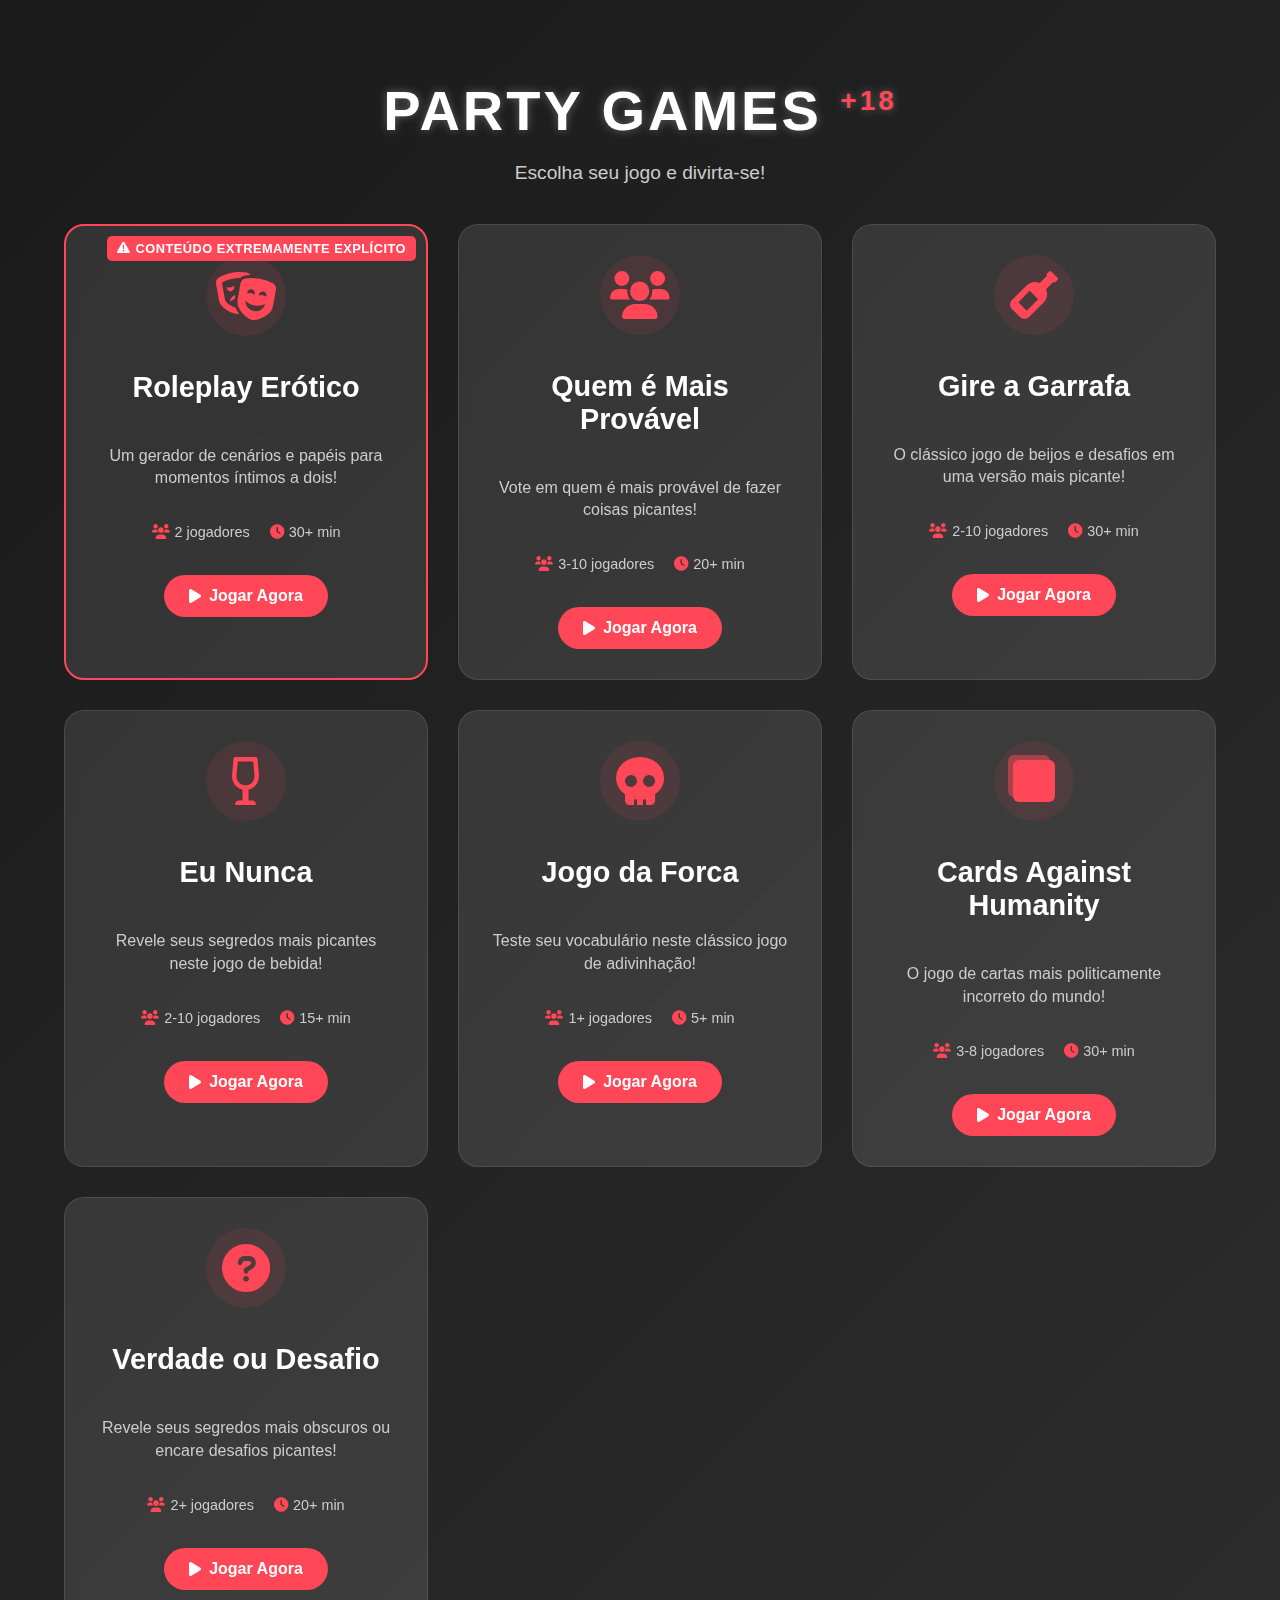
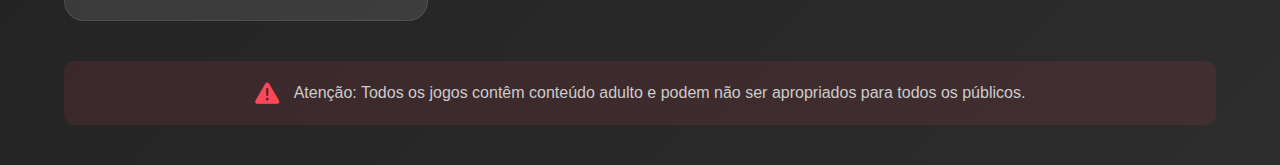
<file: index.html>
<!DOCTYPE html>
<html lang="pt-BR">
<head>
    <meta charset="UTF-8">
    <meta name="viewport" content="width=device-width, initial-scale=1.0">
    <title>Party Games +18</title>
    <link rel="icon" type="image/svg+xml" href="favicon.svg">
    <link rel="stylesheet" href="style.css">
    <link rel="stylesheet" href="https://cdnjs.cloudflare.com/ajax/libs/font-awesome/6.0.0/css/all.min.css">
</head>
<body>
    <div class="container">
        <h1>Party Games <span class="age-warning">+18</span></h1>
        <p class="subtitle">Escolha seu jogo e divirta-se!</p>

        <div class="games-grid">
            <a href="games/roleplay/index.html" class="game-card explicit-warning">
                <div class="game-icon">
                    <i class="fas fa-theater-masks"></i>
                </div>
                <div class="content-warning">
                    <i class="fas fa-exclamation-triangle"></i>
                    Conteúdo Extremamente Explícito
                </div>
                <h2>Roleplay Erótico</h2>
                <p>Um gerador de cenários e papéis para momentos íntimos a dois!</p>
                <div class="game-features">
                    <span><i class="fas fa-users"></i> 2 jogadores</span>
                    <span><i class="fas fa-clock"></i> 30+ min</span>
                </div>
                <span class="play-button">
                    <i class="fas fa-play"></i> Jogar Agora
                </span>
            </a>

            <a href="games/most-likely/index.html" class="game-card">
                <div class="game-icon">
                    <i class="fas fa-users"></i>
                </div>
                <h2>Quem é Mais Provável</h2>
                <p>Vote em quem é mais provável de fazer coisas picantes!</p>
                <div class="game-features">
                    <span><i class="fas fa-users"></i> 3-10 jogadores</span>
                    <span><i class="fas fa-clock"></i> 20+ min</span>
                </div>
                <span class="play-button">
                    <i class="fas fa-play"></i> Jogar Agora
                </span>
            </a>

            <a href="games/spin-bottle/index.html" class="game-card">
                <div class="game-icon">
                    <i class="fas fa-wine-bottle"></i>
                </div>
                <h2>Gire a Garrafa</h2>
                <p>O clássico jogo de beijos e desafios em uma versão mais picante!</p>
                <div class="game-features">
                    <span><i class="fas fa-users"></i> 2-10 jogadores</span>
                    <span><i class="fas fa-clock"></i> 30+ min</span>
                </div>
                <span class="play-button">
                    <i class="fas fa-play"></i> Jogar Agora
                </span>
            </a>

            <a href="games/never-have-i-ever/index.html" class="game-card">
                <div class="game-icon">
                    <i class="fas fa-wine-glass-alt"></i>
                </div>
                <h2>Eu Nunca</h2>
                <p>Revele seus segredos mais picantes neste jogo de bebida!</p>
                <div class="game-features">
                    <span><i class="fas fa-users"></i> 2-10 jogadores</span>
                    <span><i class="fas fa-clock"></i> 15+ min</span>
                </div>
                <span class="play-button">
                    <i class="fas fa-play"></i> Jogar Agora
                </span>
            </a>

            <a href="games/hangman/index.html" class="game-card">
                <div class="game-icon">
                    <i class="fas fa-skull"></i>
                </div>
                <h2>Jogo da Forca</h2>
                <p>Teste seu vocabulário neste clássico jogo de adivinhação!</p>
                <div class="game-features">
                    <span><i class="fas fa-users"></i> 1+ jogadores</span>
                    <span><i class="fas fa-clock"></i> 5+ min</span>
                </div>
                <span class="play-button">
                    <i class="fas fa-play"></i> Jogar Agora
                </span>
            </a>

            <a href="games/cards-against-humanity/index.html" class="game-card">
                <div class="game-icon cards-stack">
                    <i class="fas fa-square back-card"></i>
                    <i class="fas fa-square front-card"></i>
                </div>
                <h2>Cards Against Humanity</h2>
                <p>O jogo de cartas mais politicamente incorreto do mundo!</p>
                <div class="game-features">
                    <span><i class="fas fa-users"></i> 3-8 jogadores</span>
                    <span><i class="fas fa-clock"></i> 30+ min</span>
                </div>
                <span class="play-button">
                    <i class="fas fa-play"></i> Jogar Agora
                </span>
            </a>

            <a href="games/truth-or-dare/index.html" class="game-card">
                <div class="game-icon">
                    <i class="fas fa-question-circle"></i>
                </div>
                <h2>Verdade ou Desafio</h2>
                <p>Revele seus segredos mais obscuros ou encare desafios picantes!</p>
                <div class="game-features">
                    <span><i class="fas fa-users"></i> 2+ jogadores</span>
                    <span><i class="fas fa-clock"></i> 20+ min</span>
                </div>
                <span class="play-button">
                    <i class="fas fa-play"></i> Jogar Agora
                </span>
            </a>
        </div>

        <div class="warning">
            <i class="fas fa-exclamation-triangle"></i>
            <p>Atenção: Todos os jogos contêm conteúdo adulto e podem não ser apropriados para todos os públicos.</p>
        </div>
    </div>
</body>
</html>
</file>
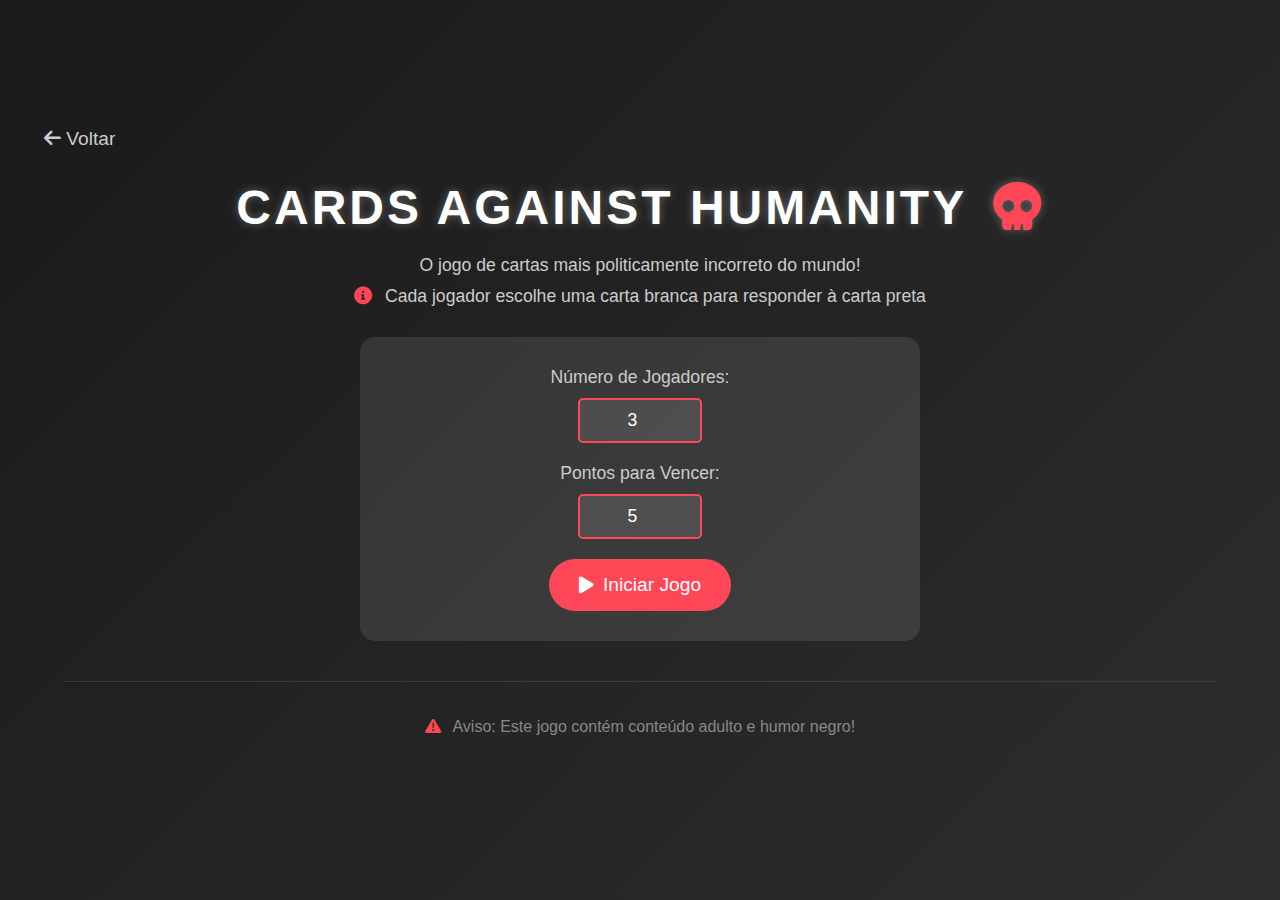
<file: games/cards-against-humanity/index.html>
<!DOCTYPE html>
<html lang="pt-BR">
<head>
    <meta charset="UTF-8">
    <meta name="viewport" content="width=device-width, initial-scale=1.0">
    <title>Cards Against Humanity BR</title>
    <link rel="stylesheet" href="style.css">
    <link rel="stylesheet" href="https://cdnjs.cloudflare.com/ajax/libs/font-awesome/6.0.0/css/all.min.css">
</head>
<body>
    <div class="container">
        <a href="../../index.html" class="back-button">
            <i class="fas fa-arrow-left"></i> Voltar
        </a>

        <h1>Cards Against Humanity <i class="fas fa-skull"></i></h1>

        <!-- Tela de Setup -->
        <div id="setup-screen">
            <div class="game-info">
                <p>O jogo de cartas mais politicamente incorreto do mundo!</p>
                <p><i class="fas fa-info-circle"></i> Cada jogador escolhe uma carta branca para responder à carta preta</p>
            </div>
            <div class="setup-controls">
                <div class="input-group">
                    <label for="num-players">Número de Jogadores:</label>
                    <input type="number" id="num-players" min="3" max="8" value="3">
                </div>
                <div class="input-group">
                    <label for="points-to-win">Pontos para Vencer:</label>
                    <input type="number" id="points-to-win" min="3" max="10" value="5">
                </div>
                <button id="start-game" class="primary-button">
                    <i class="fas fa-play"></i> Iniciar Jogo
                </button>
            </div>
        </div>

        <!-- Tela do Jogo -->
        <div id="game-screen" class="hidden">
            <div class="game-status">
                <div class="round-info">Rodada <span id="current-round">1</span></div>
                <div class="current-player"></div>
            </div>

            <div class="scoreboard-container">
                <h3><i class="fas fa-trophy"></i> Placar</h3>
                <div class="scoreboard"></div>
            </div>

            <div id="game-board">
                <div class="black-card-container">
                    <h3>Carta da Rodada</h3>
                    <div id="black-card"></div>
                </div>

            <div class="white-cards-section">
                <h3><i class="fas fa-hand-paper"></i> Suas Cartas</h3>
                <div class="white-cards-container">
                    <div id="white-cards"></div>
                </div>
            </div>

            <div class="played-cards-section">
                <div id="played-cards" class="hidden">
                    <h3><i class="fas fa-layer-group"></i> Cartas Jogadas</h3>
                    <div class="played-cards-grid"></div>
                </div>
            </div>
            </div>

            <div class="game-controls">
                <button id="confirm-card" class="primary-button hidden">
                    <i class="fas fa-check"></i> Confirmar Carta
                </button>
                <button id="select-winner" class="primary-button hidden">
                    <i class="fas fa-crown"></i> Escolher Vencedor
                </button>
                <button id="next-round" class="primary-button hidden">
                    <i class="fas fa-arrow-right"></i> Próxima Rodada
                </button>
            </div>
        </div>

        <!-- Histórico -->
        <div id="game-history" class="hidden">
            <h3><i class="fas fa-history"></i> Últimas Jogadas</h3>
            <div class="history-list"></div>
        </div>

        <div class="footer">
            <p><i class="fas fa-exclamation-triangle"></i> Aviso: Este jogo contém conteúdo adulto e humor negro!</p>
        </div>
    </div>
    <script src="script.js"></script>
</body>
</html>
</file>
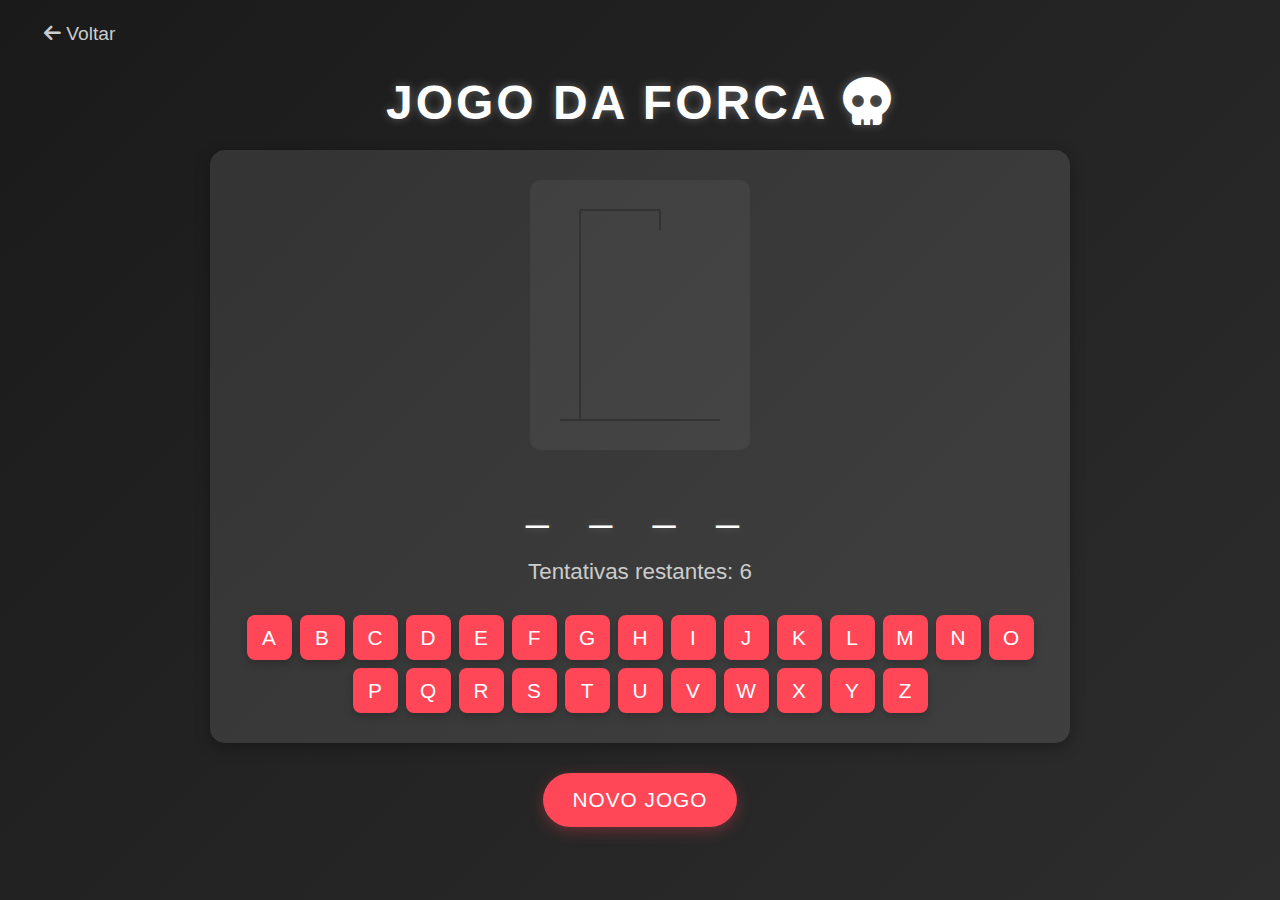
<file: games/hangman/index.html>
<!DOCTYPE html>
<html lang="pt-BR">
<head>
    <meta charset="UTF-8">
    <meta name="viewport" content="width=device-width, initial-scale=1.0">
    <title>Jogo da Forca</title>
    <link rel="stylesheet" href="style.css">
    <link rel="stylesheet" href="https://cdnjs.cloudflare.com/ajax/libs/font-awesome/6.0.0/css/all.min.css">
</head>
<body>
    <div class="container">
        <a href="../../index.html" class="back-button">
            <i class="fas fa-arrow-left"></i> Voltar
        </a>
        <h1>Jogo da Forca <i class="fas fa-skull"></i></h1>
        <div class="game-container">
            <div class="hangman">
                <canvas id="hangmanCanvas" width="200" height="250"></canvas>
            </div>
            <div class="word-container">
                <div id="word" class="word"></div>
                <div id="guesses" class="guesses"></div>
            </div>
            <div class="keyboard" id="keyboard"></div>
        </div>
        <div class="controls">
            <button id="newGame">Novo Jogo</button>
        </div>
        <div id="message" class="message"></div>
    </div>
    <script src="script.js"></script>
</body>
</html>
</file>
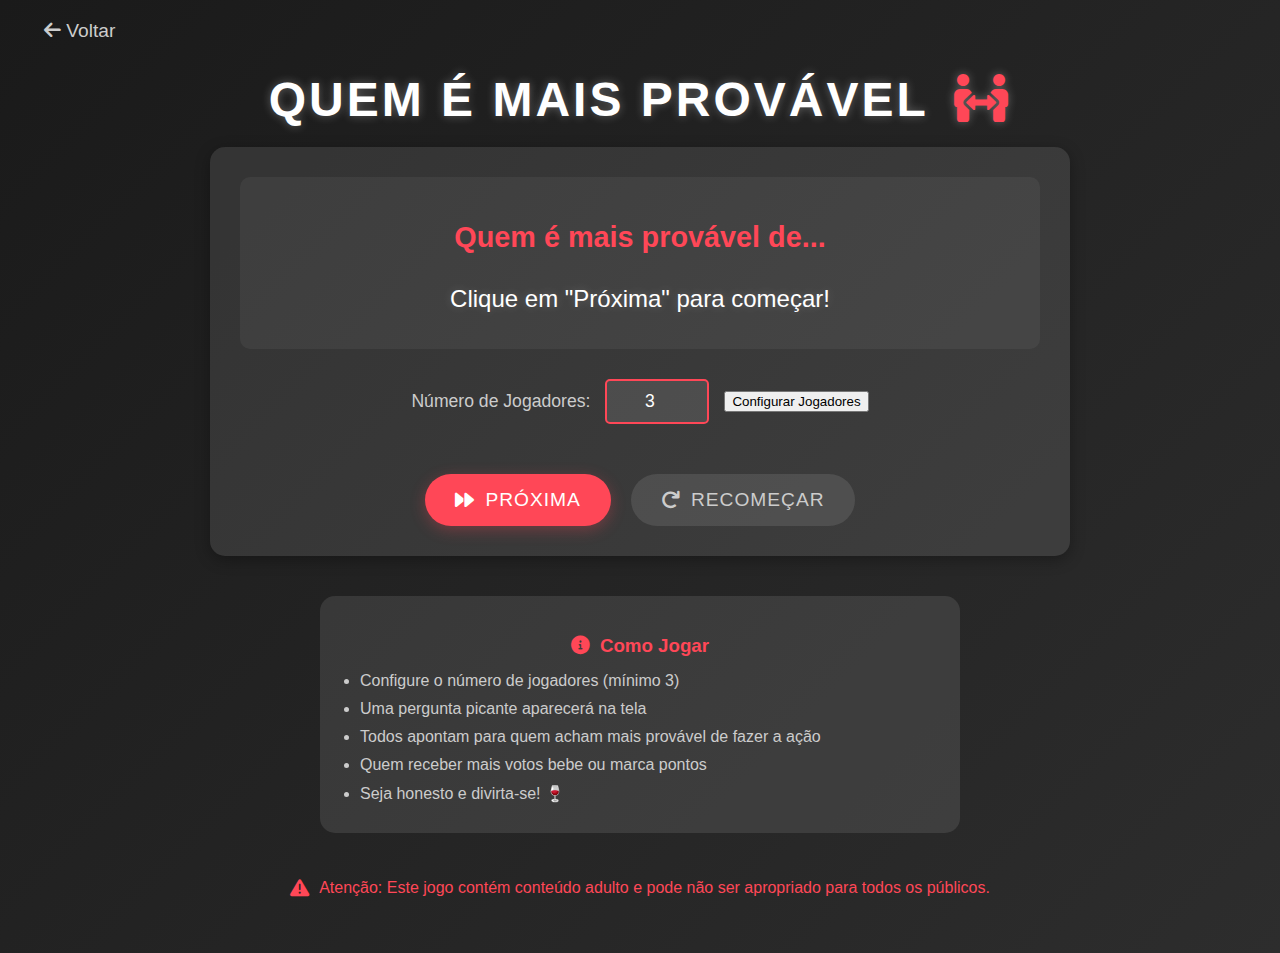
<file: games/most-likely/index.html>
<!DOCTYPE html>
<html lang="pt-BR">
<head>
    <meta charset="UTF-8">
    <meta name="viewport" content="width=device-width, initial-scale=1.0">
    <title>Quem é Mais Provável - Party Game +18</title>
    <link rel="stylesheet" href="style.css">
    <link rel="stylesheet" href="https://cdnjs.cloudflare.com/ajax/libs/font-awesome/6.0.0/css/all.min.css">
</head>
<body>
    <div class="container">
        <a href="../../index.html" class="back-button">
            <i class="fas fa-arrow-left"></i> Voltar
        </a>
        <h1>Quem é Mais Provável <i class="fas fa-people-arrows"></i></h1>
        
        <div class="game-container">
            <div class="question-container">
                <h2>Quem é mais provável de...</h2>
                <p id="question" class="question">Clique em "Próxima" para começar!</p>
            </div>

            <div class="players-container">
                <div class="player-setup">
                    <label for="numPlayers">Número de Jogadores:</label>
                    <input type="number" id="numPlayers" min="3" max="10" value="3" aria-label="Número de jogadores">
                    <button id="setupPlayers">Configurar Jogadores</button>
                </div>
                <div id="playersList" class="players-list"></div>
            </div>

            <div class="controls">
                <button id="nextQuestion" class="primary-button">
                    <i class="fas fa-forward"></i> Próxima
                </button>
                <button id="resetGame" class="secondary-button">
                    <i class="fas fa-redo"></i> Recomeçar
                </button>
            </div>
        </div>

        <div class="rules">
            <h3><i class="fas fa-info-circle"></i> Como Jogar</h3>
            <ul>
                <li>Configure o número de jogadores (mínimo 3)</li>
                <li>Uma pergunta picante aparecerá na tela</li>
                <li>Todos apontam para quem acham mais provável de fazer a ação</li>
                <li>Quem receber mais votos bebe ou marca pontos</li>
                <li>Seja honesto e divirta-se! 🍷</li>
            </ul>
        </div>

        <div class="warning">
            <i class="fas fa-exclamation-triangle"></i>
            <p>Atenção: Este jogo contém conteúdo adulto e pode não ser apropriado para todos os públicos.</p>
        </div>
    </div>
    <script src="script.js"></script>
</body>
</html>
</file>
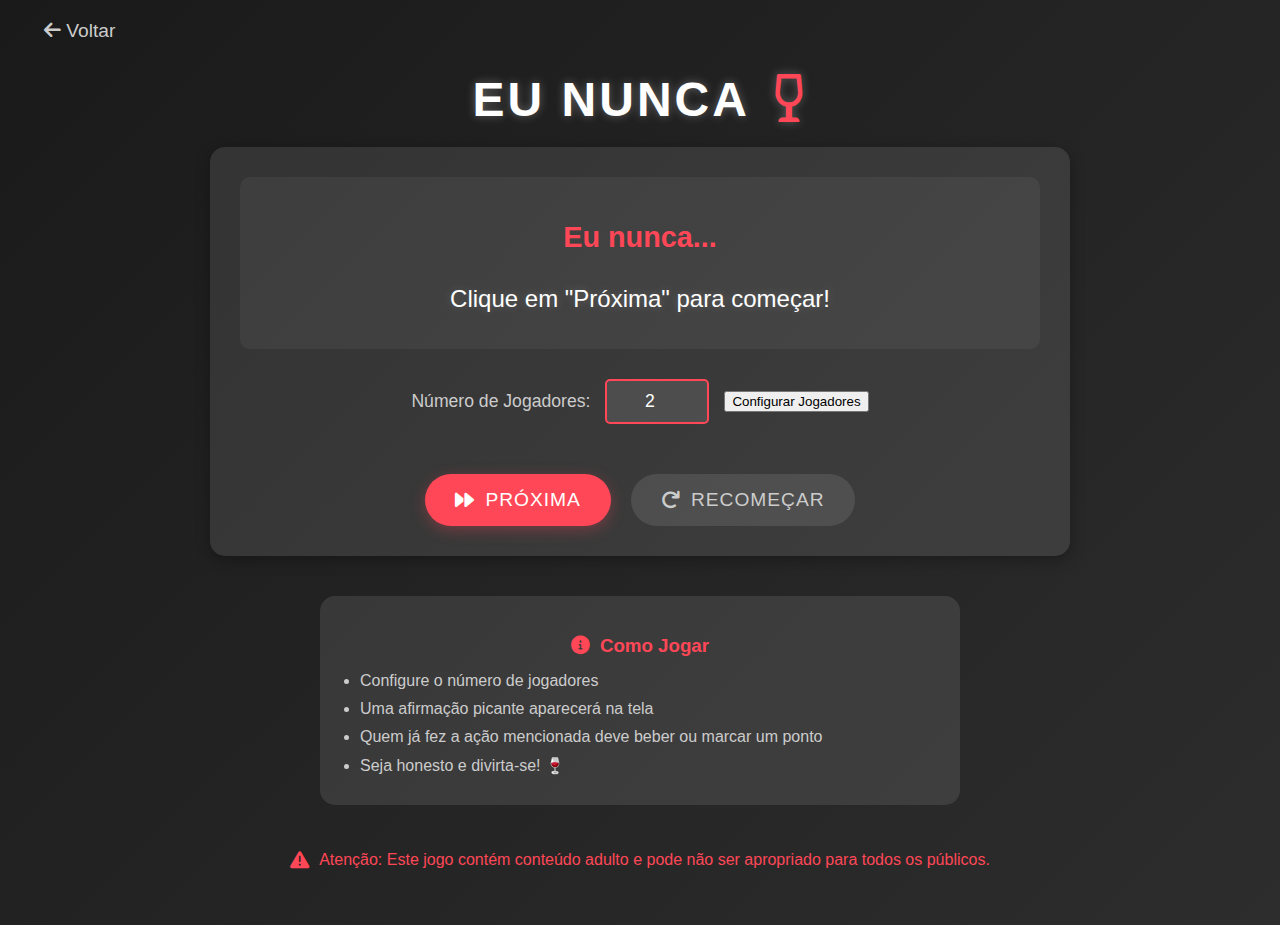
<file: games/never-have-i-ever/index.html>
<!DOCTYPE html>
<html lang="pt-BR">
<head>
    <meta charset="UTF-8">
    <meta name="viewport" content="width=device-width, initial-scale=1.0">
    <title>Eu Nunca - Party Game +18</title>
    <link rel="stylesheet" href="style.css">
    <link rel="stylesheet" href="https://cdnjs.cloudflare.com/ajax/libs/font-awesome/6.0.0/css/all.min.css">
</head>
<body>
    <div class="container">
        <a href="../../index.html" class="back-button">
            <i class="fas fa-arrow-left"></i> Voltar
        </a>
        <h1>Eu Nunca <i class="fas fa-wine-glass-alt"></i></h1>
        
        <div class="game-container">
            <div class="statement-container">
                <h2>Eu nunca...</h2>
                <p id="statement" class="statement">Clique em "Próxima" para começar!</p>
            </div>

            <div class="players-container">
                <div class="player-setup">
                    <label for="numPlayers">Número de Jogadores:</label>
                    <input type="number" id="numPlayers" min="2" max="10" value="2" aria-label="Número de jogadores">
                    <button id="setupPlayers">Configurar Jogadores</button>
                </div>
                <div id="playersList" class="players-list"></div>
            </div>

            <div class="controls">
                <button id="nextStatement" class="primary-button">
                    <i class="fas fa-forward"></i> Próxima
                </button>
                <button id="resetGame" class="secondary-button">
                    <i class="fas fa-redo"></i> Recomeçar
                </button>
            </div>
        </div>

        <div class="rules">
            <h3><i class="fas fa-info-circle"></i> Como Jogar</h3>
            <ul>
                <li>Configure o número de jogadores</li>
                <li>Uma afirmação picante aparecerá na tela</li>
                <li>Quem já fez a ação mencionada deve beber ou marcar um ponto</li>
                <li>Seja honesto e divirta-se! 🍷</li>
            </ul>
        </div>

        <div class="warning">
            <i class="fas fa-exclamation-triangle"></i>
            <p>Atenção: Este jogo contém conteúdo adulto e pode não ser apropriado para todos os públicos.</p>
        </div>
    </div>
    <script src="script.js"></script>
</body>
</html>
</file>
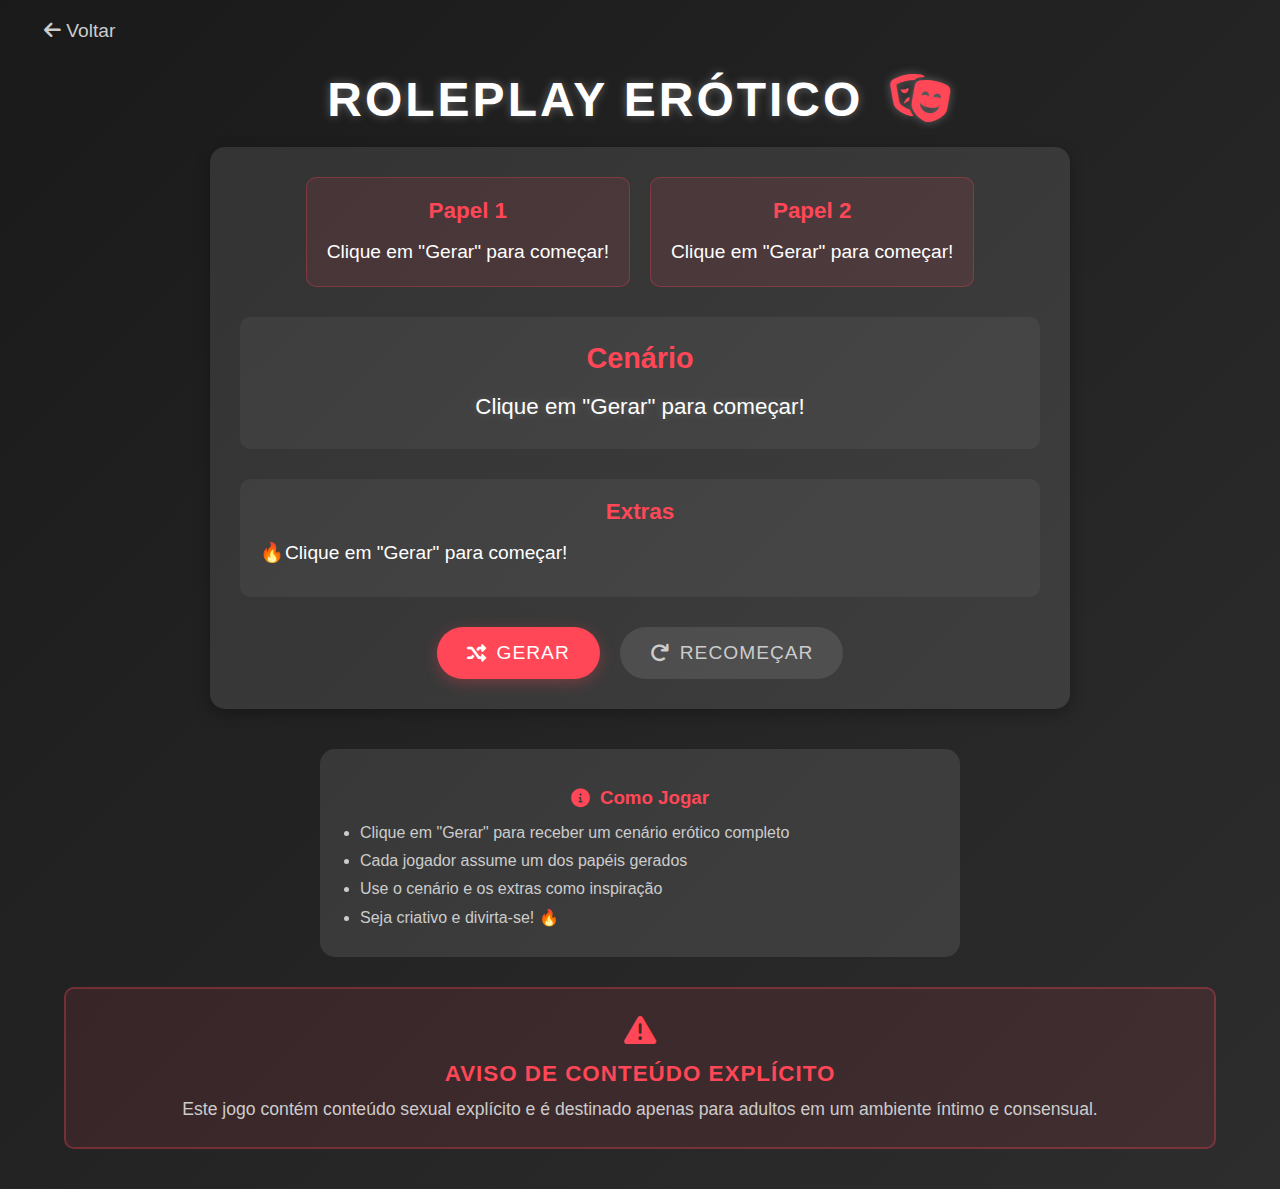
<file: games/roleplay/index.html>
<!DOCTYPE html>
<html lang="pt-BR">
<head>
    <meta charset="UTF-8">
    <meta name="viewport" content="width=device-width, initial-scale=1.0">
    <title>Roleplay Erótico - Party Game +18</title>
    <link rel="stylesheet" href="style.css">
    <link rel="stylesheet" href="https://cdnjs.cloudflare.com/ajax/libs/font-awesome/6.0.0/css/all.min.css">
</head>
<body>
    <div class="container">
        <a href="../../index.html" class="back-button">
            <i class="fas fa-arrow-left"></i> Voltar
        </a>
        <h1>Roleplay Erótico <i class="fas fa-theater-masks"></i></h1>
        
        <div class="game-container">
            <div class="scenario-container">
                <div class="role-cards">
                    <div class="role-card">
                        <h3>Papel 1</h3>
                        <p id="role1" class="role">Clique em "Gerar" para começar!</p>
                    </div>
                    <div class="role-card">
                        <h3>Papel 2</h3>
                        <p id="role2" class="role">Clique em "Gerar" para começar!</p>
                    </div>
                </div>

                <div class="scenario">
                    <h2>Cenário</h2>
                    <p id="scenario" class="scenario-text">Clique em "Gerar" para começar!</p>
                </div>

                <div class="extras">
                    <h3>Extras</h3>
                    <ul id="extras" class="extras-list">
                        <li>Clique em "Gerar" para começar!</li>
                    </ul>
                </div>
            </div>

            <div class="controls">
                <button id="generateScene" class="primary-button">
                    <i class="fas fa-random"></i> Gerar
                </button>
                <button id="resetGame" class="secondary-button">
                    <i class="fas fa-redo"></i> Recomeçar
                </button>
            </div>
        </div>

        <div class="rules">
            <h3><i class="fas fa-info-circle"></i> Como Jogar</h3>
            <ul>
                <li>Clique em "Gerar" para receber um cenário erótico completo</li>
                <li>Cada jogador assume um dos papéis gerados</li>
                <li>Use o cenário e os extras como inspiração</li>
                <li>Seja criativo e divirta-se! 🔥</li>
            </ul>
        </div>

        <div class="warning explicit">
            <i class="fas fa-exclamation-triangle"></i>
            <div class="warning-text">
                <h4>Aviso de Conteúdo Explícito</h4>
                <p>Este jogo contém conteúdo sexual explícito e é destinado apenas para adultos em um ambiente íntimo e consensual.</p>
            </div>
        </div>
    </div>
    <script src="script.js"></script>
</body>
</html>
</file>
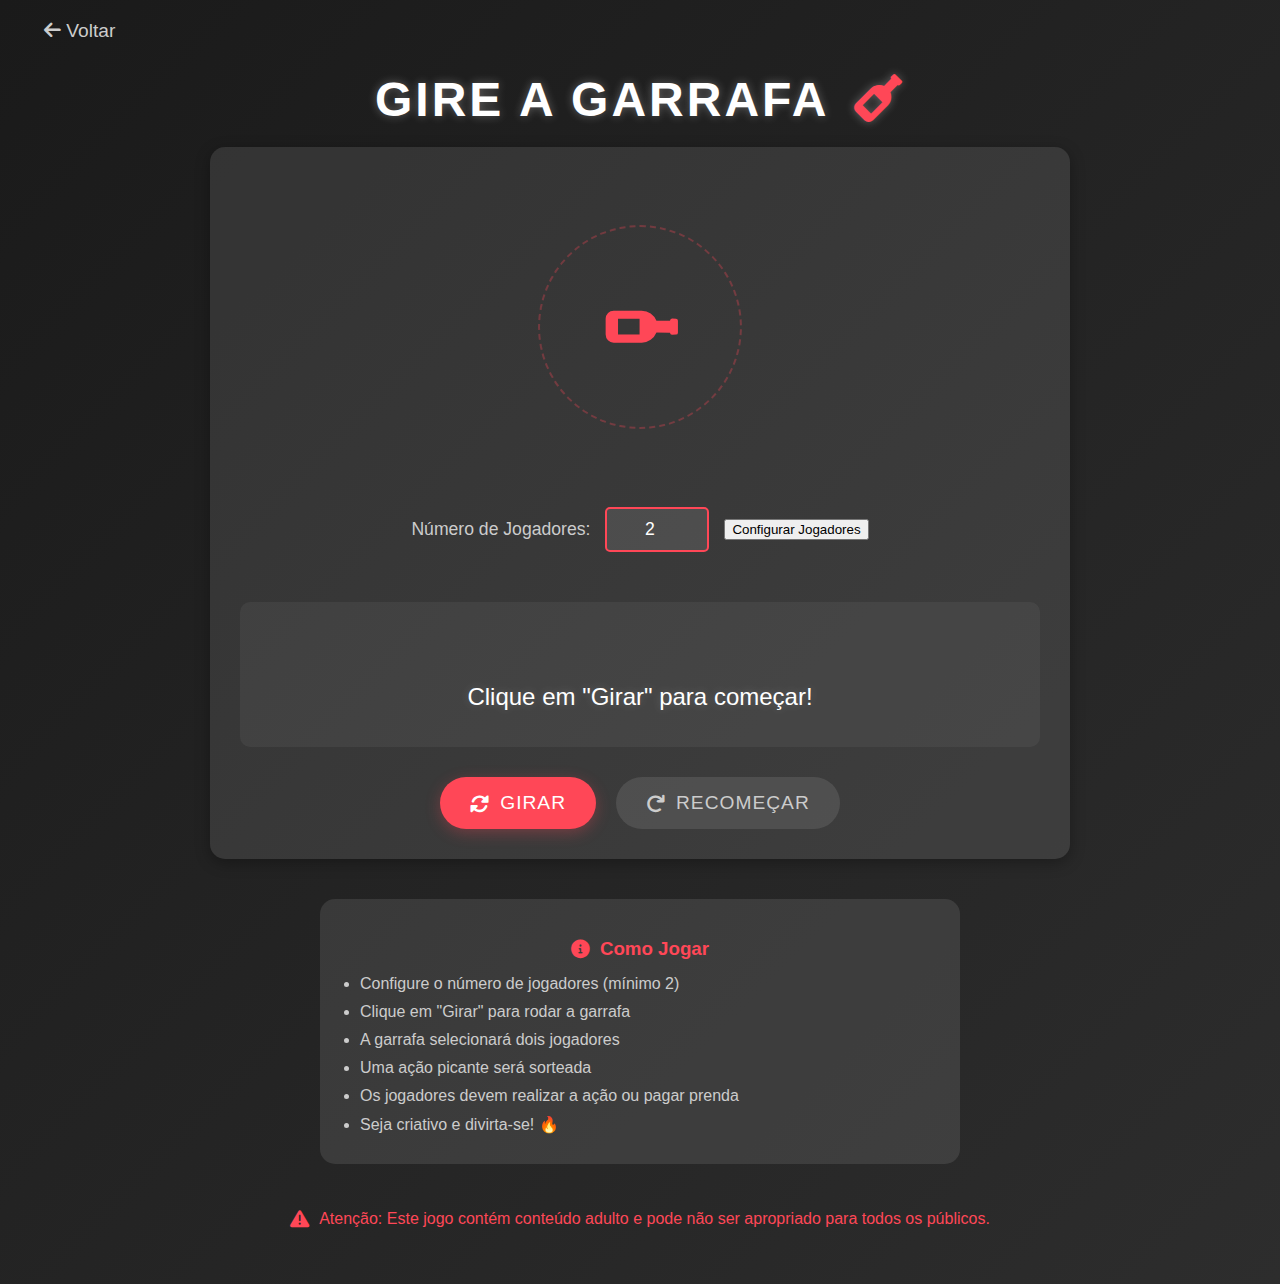
<file: games/spin-bottle/index.html>
<!DOCTYPE html>
<html lang="pt-BR">
<head>
    <meta charset="UTF-8">
    <meta name="viewport" content="width=device-width, initial-scale=1.0">
    <title>Gire a Garrafa - Party Game +18</title>
    <link rel="stylesheet" href="style.css">
    <link rel="stylesheet" href="https://cdnjs.cloudflare.com/ajax/libs/font-awesome/6.0.0/css/all.min.css">
</head>
<body>
    <div class="container">
        <a href="../../index.html" class="back-button">
            <i class="fas fa-arrow-left"></i> Voltar
        </a>
        <h1>Gire a Garrafa <i class="fas fa-wine-bottle"></i></h1>
        
        <div class="game-container">
            <div class="bottle-container">
                <div id="bottle" class="bottle">
                    <i class="fas fa-wine-bottle"></i>
                </div>
            </div>

            <div class="players-container">
                <div class="player-setup">
                    <label for="numPlayers">Número de Jogadores:</label>
                    <input type="number" id="numPlayers" min="2" max="10" value="2" aria-label="Número de jogadores">
                    <button id="setupPlayers">Configurar Jogadores</button>
                </div>
                <div id="playersList" class="players-list"></div>
            </div>

            <div class="action-display">
                <div id="selectedPlayers" class="selected-players"></div>
                <div id="action" class="action">Clique em "Girar" para começar!</div>
            </div>

            <div class="controls">
                <button id="spinBottle" class="primary-button">
                    <i class="fas fa-sync-alt"></i> Girar
                </button>
                <button id="resetGame" class="secondary-button">
                    <i class="fas fa-redo"></i> Recomeçar
                </button>
            </div>
        </div>

        <div class="rules">
            <h3><i class="fas fa-info-circle"></i> Como Jogar</h3>
            <ul>
                <li>Configure o número de jogadores (mínimo 2)</li>
                <li>Clique em "Girar" para rodar a garrafa</li>
                <li>A garrafa selecionará dois jogadores</li>
                <li>Uma ação picante será sorteada</li>
                <li>Os jogadores devem realizar a ação ou pagar prenda</li>
                <li>Seja criativo e divirta-se! 🔥</li>
            </ul>
        </div>

        <div class="warning">
            <i class="fas fa-exclamation-triangle"></i>
            <p>Atenção: Este jogo contém conteúdo adulto e pode não ser apropriado para todos os públicos.</p>
        </div>
    </div>
    <script src="script.js"></script>
</body>
</html>
</file>
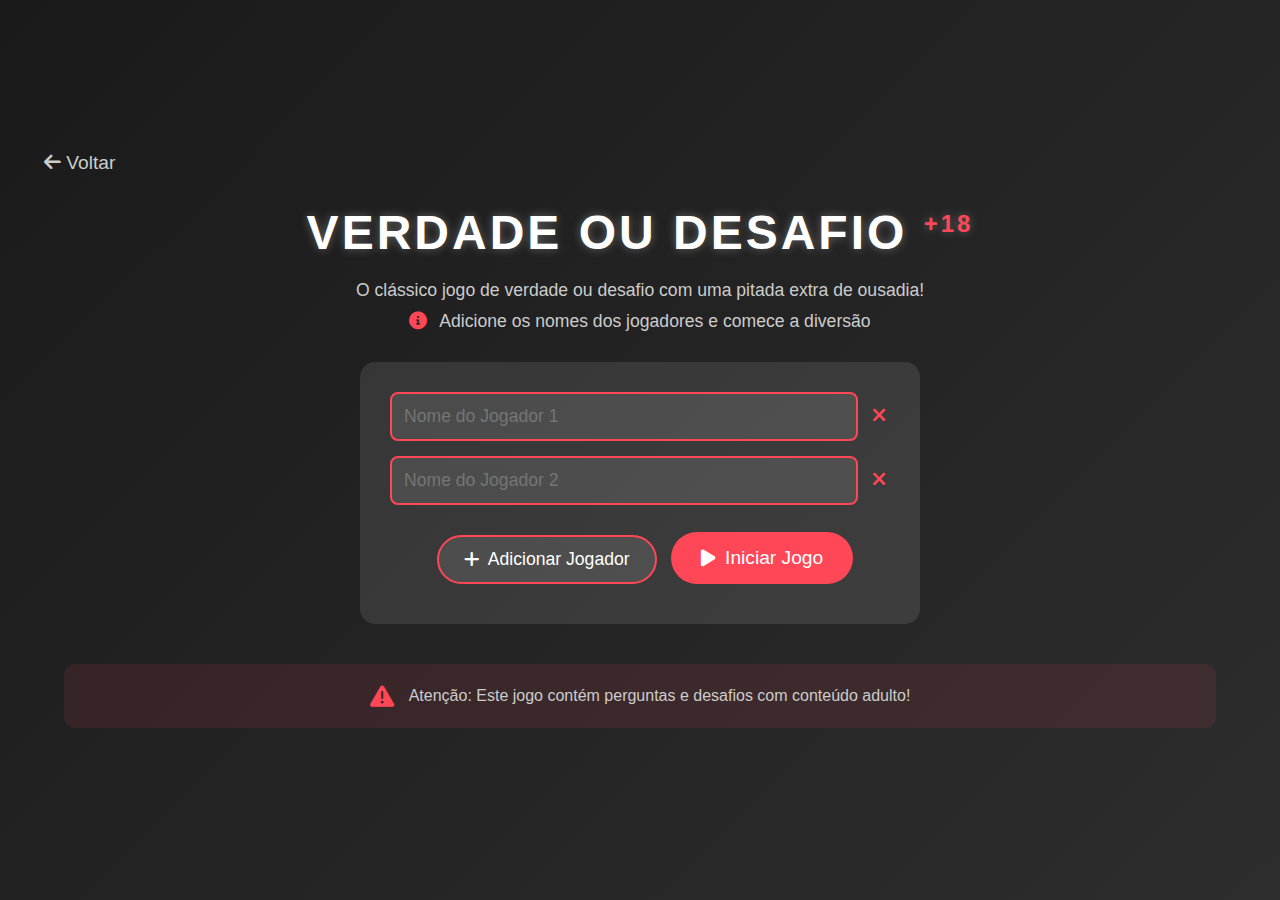
<file: games/truth-or-dare/index.html>
<!DOCTYPE html>
<html lang="pt-BR">
<head>
    <meta charset="UTF-8">
    <meta name="viewport" content="width=device-width, initial-scale=1.0">
    <title>Verdade ou Desafio +18</title>
    <link rel="stylesheet" href="style.css">
    <link rel="stylesheet" href="https://cdnjs.cloudflare.com/ajax/libs/font-awesome/6.0.0/css/all.min.css">
</head>
<body>
    <div class="container">
        <a href="../../index.html" class="back-button">
            <i class="fas fa-arrow-left"></i> Voltar
        </a>

        <h1>Verdade ou Desafio <span class="age-warning">+18</span></h1>

        <!-- Tela de Setup -->
        <div id="setup-screen">
            <div class="game-info">
                <p>O clássico jogo de verdade ou desafio com uma pitada extra de ousadia!</p>
                <p><i class="fas fa-info-circle"></i> Adicione os nomes dos jogadores e comece a diversão</p>
            </div>
            <div class="setup-controls">
                <div class="players-list" id="players-list">
                    <div class="player-input">
                        <input type="text" placeholder="Nome do Jogador 1" class="player-name">
                        <button class="remove-player" title="Remover jogador">
                            <i class="fas fa-times"></i>
                        </button>
                    </div>
                    <div class="player-input">
                        <input type="text" placeholder="Nome do Jogador 2" class="player-name">
                        <button class="remove-player" title="Remover jogador">
                            <i class="fas fa-times"></i>
                        </button>
                    </div>
                </div>
                <button id="add-player" class="secondary-button">
                    <i class="fas fa-plus"></i> Adicionar Jogador
                </button>
                <button id="start-game" class="primary-button">
                    <i class="fas fa-play"></i> Iniciar Jogo
                </button>
            </div>
        </div>

        <!-- Tela do Jogo -->
        <div id="game-screen" class="hidden">
            <div class="game-status">
                <div class="current-players">
                    <div class="asking-player"></div>
                    <i class="fas fa-arrow-right"></i>
                    <div class="answering-player"></div>
                </div>
            </div>

            <div class="game-area">
                <div class="bottle-container">
                    <div class="bottle" id="bottle">
                        <i class="fas fa-wine-bottle"></i>
                    </div>
                </div>
                <button id="spin-bottle" class="primary-button">
                    <i class="fas fa-sync-alt"></i> Girar Garrafa
                </button>
            </div>

            <div class="game-controls">
                <div class="choice-buttons hidden" id="choice-buttons">
                    <button class="truth-button" id="truth-button">
                        <i class="fas fa-comment"></i> Verdade
                    </button>
                    <button class="dare-button" id="dare-button">
                        <i class="fas fa-fire"></i> Desafio
                    </button>
                </div>

                <div class="challenge-display hidden" id="challenge-display">
                    <div class="challenge-text"></div>
                    <button class="primary-button" id="next-turn">
                        <i class="fas fa-arrow-right"></i> Próxima Rodada
                    </button>
                </div>
            </div>
        </div>

        <div class="warning">
            <i class="fas fa-exclamation-triangle"></i>
            <p>Atenção: Este jogo contém perguntas e desafios com conteúdo adulto!</p>
        </div>
    </div>
    <script src="script.js"></script>
</body>
</html>
</file>
<file: style.css>
body {
    font-family: 'Helvetica Neue', Arial, sans-serif;
    margin: 0;
    padding: 0;
    min-height: 100vh;
    background: linear-gradient(135deg, #1a1a1a 0%, #2d2d2d 100%);
    color: white;
    display: flex;
    justify-content: center;
    align-items: center;
}

.container {
    max-width: 1200px;
    width: 90%;
    padding: 40px;
    text-align: center;
}

h1 {
    font-size: 3.5em;
    margin-bottom: 10px;
    text-transform: uppercase;
    letter-spacing: 3px;
    color: #fff;
    text-shadow: 0 0 10px rgba(255,255,255,0.3);
}

.age-warning {
    color: #ff4757;
    font-size: 0.5em;
    vertical-align: super;
    font-weight: bold;
}

.subtitle {
    color: #ccc;
    font-size: 1.2em;
    margin-bottom: 40px;
}

.games-grid {
    display: grid;
    grid-template-columns: repeat(auto-fit, minmax(300px, 1fr));
    gap: 30px;
    margin: 40px 0;
}

.game-card {
    background: rgba(255,255,255,0.1);
    border-radius: 20px;
    padding: 30px;
    text-decoration: none;
    color: white;
    transition: all 0.3s ease;
    display: flex;
    flex-direction: column;
    align-items: center;
    gap: 15px;
    backdrop-filter: blur(5px);
    -webkit-backdrop-filter: blur(5px);
    border: 1px solid rgba(255,255,255,0.1);
}

.game-card:hover {
    transform: translateY(-10px);
    background: rgba(255,255,255,0.15);
    box-shadow: 0 10px 30px rgba(0,0,0,0.3);
}

.game-card.explicit-warning {
    position: relative;
    border: 2px solid #ff4757;
}

.content-warning {
    position: absolute;
    top: 10px;
    right: 10px;
    background: #ff4757;
    color: white;
    padding: 5px 10px;
    border-radius: 5px;
    font-size: 0.8em;
    display: flex;
    align-items: center;
    gap: 5px;
    font-weight: bold;
    text-transform: uppercase;
    letter-spacing: 0.5px;
    animation: pulse 2s infinite;
}

.content-warning i {
    font-size: 1em;
}

@keyframes pulse {
    0% {
        transform: scale(1);
    }
    50% {
        transform: scale(1.05);
    }
    100% {
        transform: scale(1);
    }
}

.game-icon {
    font-size: 3em;
    margin-bottom: 10px;
    color: #ff4757;
    width: 80px;
    height: 80px;
    display: flex;
    align-items: center;
    justify-content: center;
    background: rgba(255,71,87,0.1);
    border-radius: 50%;
    position: relative;
}

.cards-stack {
    position: relative;
}

.cards-stack .back-card {
    position: absolute;
    transform: translate(-5px, -5px);
    opacity: 0.5;
}

.cards-stack .front-card {
    position: relative;
    z-index: 1;
}

.game-card h2 {
    font-size: 1.8em;
    margin: 10px 0;
    color: #fff;
}

.game-card p {
    color: #ccc;
    margin-bottom: 20px;
    line-height: 1.4;
}

.game-features {
    display: flex;
    gap: 20px;
    margin-bottom: 20px;
}

.game-features span {
    display: flex;
    align-items: center;
    gap: 5px;
    color: #ccc;
    font-size: 0.9em;
}

.game-features i {
    color: #ff4757;
}

.play-button {
    background: #ff4757;
    color: white;
    padding: 12px 25px;
    border-radius: 25px;
    font-weight: bold;
    transition: all 0.3s ease;
    display: flex;
    align-items: center;
    gap: 8px;
}

.game-card:hover .play-button {
    background: #ff6b81;
    transform: scale(1.05);
    box-shadow: 0 5px 15px rgba(255,71,87,0.3);
}

.warning {
    margin-top: 40px;
    padding: 20px;
    background: rgba(255,71,87,0.1);
    border-radius: 10px;
    display: flex;
    align-items: center;
    justify-content: center;
    gap: 15px;
}

.warning i {
    color: #ff4757;
    font-size: 1.5em;
}

.warning p {
    color: #ccc;
    margin: 0;
}

@media (max-width: 768px) {
    h1 {
        font-size: 2.5em;
    }

    .games-grid {
        grid-template-columns: 1fr;
    }

    .warning {
        flex-direction: column;
        text-align: center;
    }

    .game-features {
        flex-direction: column;
        gap: 10px;
    }
}
</file>
<file: games/cards-against-humanity/style.css>
body {
    font-family: 'Helvetica Neue', Arial, sans-serif;
    margin: 0;
    padding: 0;
    min-height: 100vh;
    background: linear-gradient(135deg, #1a1a1a 0%, #2d2d2d 100%);
    color: white;
    display: flex;
    justify-content: center;
    align-items: center;
}

.container {
    max-width: 1200px;
    width: 90%;
    padding: 40px;
    text-align: center;
    position: relative;
}

.back-button {
    position: absolute;
    top: 20px;
    left: 20px;
    color: #ccc;
    text-decoration: none;
    font-size: 1.2em;
    transition: color 0.3s ease;
}

.back-button:hover {
    color: #ff4757;
}

h1 {
    font-size: 3em;
    margin-bottom: 20px;
    text-transform: uppercase;
    letter-spacing: 3px;
    color: #fff;
    text-shadow: 0 0 10px rgba(255,255,255,0.3);
}

h1 i {
    color: #ff4757;
    margin-left: 10px;
}

h3 {
    color: #ccc;
    font-size: 1.2em;
    margin: 20px 0;
    display: flex;
    align-items: center;
    justify-content: center;
    gap: 10px;
}

h3 i {
    color: #ff4757;
}

.game-info {
    margin-bottom: 30px;
    color: #ccc;
}

.game-info p {
    margin: 10px 0;
    font-size: 1.1em;
}

.game-info i {
    color: #ff4757;
    margin-right: 8px;
}

.setup-controls {
    background: rgba(255,255,255,0.1);
    padding: 30px;
    border-radius: 15px;
    margin: 20px auto;
    max-width: 500px;
}

.input-group {
    margin-bottom: 20px;
}

.input-group label {
    display: block;
    margin-bottom: 10px;
    color: #ccc;
    font-size: 1.1em;
}

.input-group input {
    background: rgba(255,255,255,0.1);
    border: 2px solid #ff4757;
    color: white;
    padding: 10px;
    border-radius: 5px;
    font-size: 1.1em;
    width: 100px;
    text-align: center;
}

.game-status {
    display: flex;
    justify-content: space-between;
    align-items: center;
    margin-bottom: 20px;
}

.round-info {
    font-size: 1.2em;
    color: #ccc;
}

.current-player {
    font-size: 1.3em;
    color: #ff4757;
    font-weight: bold;
}

.scoreboard-container {
    background: rgba(255,255,255,0.1);
    padding: 20px;
    border-radius: 15px;
    margin: 20px 0;
}

.scoreboard {
    display: flex;
    flex-wrap: wrap;
    justify-content: center;
    gap: 15px;
}

.player-score {
    background: rgba(255,255,255,0.1);
    padding: 10px 20px;
    border-radius: 20px;
    min-width: 150px;
}

.player-score.active {
    background: #ff4757;
    transform: scale(1.05);
}

#game-board {
    margin: 30px 0;
}

.black-card-container, .white-cards-container {
    margin: 20px 0;
}

#black-card {
    background-color: black;
    color: white;
    padding: 30px;
    margin: 0 auto;
    border-radius: 15px;
    min-height: 120px;
    max-width: 600px;
    display: flex;
    align-items: center;
    justify-content: center;
    font-size: 1.5em;
    font-weight: bold;
    box-shadow: 0 4px 15px rgba(0,0,0,0.3);
    transform: rotate(-1deg);
    transition: transform 0.3s ease;
}

#black-card:hover {
    transform: rotate(1deg) scale(1.02);
}

.white-cards-section {
    margin: 30px 0;
}

.white-cards-container {
    background: rgba(255,255,255,0.05);
    border-radius: 15px;
    padding: 20px;
    margin-top: 10px;
}

#white-cards {
    display: grid;
    grid-template-columns: repeat(4, 1fr);
    gap: 15px;
    margin: 0 auto;
    max-width: 1200px;
}

.played-cards-section {
    margin: 30px 0;
}

.played-cards-grid {
    display: grid;
    grid-template-columns: repeat(3, 1fr);
    gap: 20px;
    padding: 20px;
    background: rgba(255,255,255,0.05);
    border-radius: 15px;
    margin-top: 10px;
}

@media (max-width: 1200px) {
    #white-cards {
        grid-template-columns: repeat(3, 1fr);
    }
}

@media (max-width: 900px) {
    #white-cards {
        grid-template-columns: repeat(2, 1fr);
    }
    .played-cards-grid {
        grid-template-columns: repeat(2, 1fr);
    }
}

@media (max-width: 600px) {
    #white-cards,
    .played-cards-grid {
        grid-template-columns: 1fr;
    }
}

#white-cards h3 {
    grid-column: 1 / -1;
    margin-bottom: 20px;
}

.white-card {
    background-color: white;
    color: black;
    padding: 20px;
    border-radius: 12px;
    cursor: pointer;
    min-height: 150px;
    display: flex;
    align-items: center;
    justify-content: center;
    font-size: 1.2em;
    font-weight: 500;
    box-shadow: 0 4px 8px rgba(0,0,0,0.1);
    transition: all 0.3s ease;
    text-align: center;
    position: relative;
    overflow: hidden;
    margin: 0;
    line-height: 1.4;
    border: 2px solid transparent;
}

.white-card .card-content {
    padding: 10px;
    width: 100%;
    height: 100%;
}

.white-card:hover {
    transform: translateY(-5px);
    box-shadow: 0 8px 16px rgba(0,0,0,0.2);
    border-color: #ff4757;
}

.white-card.selected {
    background-color: #ff4757;
    color: white;
    transform: translateY(-8px);
    box-shadow: 0 12px 24px rgba(255,71,87,0.3);
    border-color: white;
}

.white-card:hover {
    transform: translateY(-5px) scale(1.02);
    box-shadow: 0 8px 16px rgba(0,0,0,0.2);
    z-index: 1;
}

.white-card.selected {
    background-color: #ff4757;
    color: white;
    transform: translateY(-8px) scale(1.05);
    box-shadow: 0 12px 24px rgba(255,71,87,0.3);
    z-index: 2;
}

.white-card.selected::after {
    content: '✓';
    position: absolute;
    top: 10px;
    right: 10px;
    font-size: 1.2em;
    font-weight: bold;
}

.played-cards-grid {
    display: grid;
    grid-template-columns: repeat(3, 1fr);
    gap: 20px;
    padding: 20px;
    max-width: 800px;
    margin: 0 auto;
}

@media (max-width: 1200px) {
    #white-cards {
        grid-template-columns: repeat(3, 1fr);
    }
}

@media (max-width: 900px) {
    #white-cards {
        grid-template-columns: repeat(2, 1fr);
    }
    
    .played-cards-grid {
        grid-template-columns: repeat(2, 1fr);
    }
}

@media (max-width: 600px) {
    #white-cards, .played-cards-grid {
        grid-template-columns: 1fr;
    }
    
    .white-card {
        height: 120px;
    }
}

.played-cards-grid {
    display: grid;
    grid-template-columns: repeat(auto-fit, minmax(200px, 1fr));
    gap: 20px;
    padding: 20px;
}

.game-controls {
    display: flex;
    justify-content: center;
    gap: 20px;
    margin: 30px 0;
    flex-wrap: wrap;
}

.primary-button {
    background: #ff4757;
    color: white;
    border: none;
    padding: 15px 30px;
    font-size: 1.2em;
    border-radius: 30px;
    cursor: pointer;
    transition: all 0.3s ease;
    display: inline-flex;
    align-items: center;
    gap: 10px;
}

.primary-button:hover {
    background: #ff6b81;
    transform: translateY(-2px);
    box-shadow: 0 6px 20px rgba(255,71,87,0.4);
}

.primary-button:active {
    transform: translateY(1px);
}

#game-history {
    margin: 40px 0;
    background: rgba(255,255,255,0.1);
    padding: 20px;
    border-radius: 15px;
}

.history-list {
    text-align: left;
    max-height: 200px;
    overflow-y: auto;
    padding: 10px;
}

.history-item {
    padding: 10px;
    border-bottom: 1px solid rgba(255,255,255,0.1);
}

.footer {
    margin-top: 40px;
    padding-top: 20px;
    border-top: 1px solid rgba(255,255,255,0.1);
    color: #888;
}

.footer i {
    color: #ff4757;
    margin-right: 8px;
}

.hidden {
    display: none !important;
}

@media (max-width: 768px) {
    .container {
        padding: 20px;
    }

    h1 {
        font-size: 2em;
    }

    .game-status {
        flex-direction: column;
        gap: 10px;
    }

    #white-cards, .played-cards-grid {
        grid-template-columns: 1fr;
    }
}
</file>
<file: games/hangman/style.css>
body {
    font-family: 'Helvetica Neue', Arial, sans-serif;
}

.back-button {
    position: absolute;
    top: 20px;
    left: 20px;
    color: #ccc;
    text-decoration: none;
    font-size: 1.2em;
    transition: color 0.3s ease;
}

.back-button:hover {
    color: #ff4757;
}

body {
    margin: 0;
    padding: 0;
    min-height: 100vh;
    background: linear-gradient(135deg, #1a1a1a 0%, #2d2d2d 100%);
    color: white;
    display: flex;
    justify-content: center;
    align-items: center;
}

.container {
    max-width: 1200px;
    width: 90%;
    padding: 40px;
    text-align: center;
    position: relative;
}

h1 {
    font-size: 3em;
    margin-bottom: 20px;
    text-transform: uppercase;
    letter-spacing: 3px;
    color: #fff;
    text-shadow: 0 0 10px rgba(255,255,255,0.3);
}

.game-container {
    background: rgba(255,255,255,0.1);
    position: relative;
    padding: 30px;
    border-radius: 15px;
    margin: 20px auto;
    max-width: 800px;
    box-shadow: 0 4px 15px rgba(0,0,0,0.3);
}

.hangman {
    margin-bottom: 30px;
}

.hangman canvas {
    background: rgba(255,255,255,0.05);
    max-width: 100%;
    border-radius: 10px;
    padding: 10px;
}

.word {
    font-size: 2.5em;
    letter-spacing: 15px;
    margin: 30px 0;
    color: #fff;
    text-shadow: 0 0 10px rgba(255,255,255,0.2);
}

.keyboard {
    display: flex;
    flex-wrap: wrap;
    gap: 8px;
    justify-content: center;
    margin-top: 30px;
}

.keyboard button {
    width: 45px;
    height: 45px;
    font-size: 1.3em;
    border: none;
    border-radius: 8px;
    background-color: #ff4757;
    color: white;
    cursor: pointer;
    transition: all 0.3s ease;
    box-shadow: 0 4px 8px rgba(0,0,0,0.2);
}

.keyboard button:hover {
    background-color: #ff6b81;
    transform: translateY(-2px);
    box-shadow: 0 6px 12px rgba(255,71,87,0.4);
}

.keyboard button:disabled {
    background-color: rgba(255,255,255,0.1);
    cursor: not-allowed;
    transform: none;
    box-shadow: none;
}

.message {
    margin-top: 30px;
    font-size: 1.8em;
    font-weight: bold;
    text-transform: uppercase;
    letter-spacing: 2px;
}

.message.success {
    color: #4cd137;
    text-shadow: 0 0 10px rgba(76,209,55,0.3);
}

.message.error {
    color: #ff4757;
    text-shadow: 0 0 10px rgba(255,71,87,0.3);
}

.guesses {
    margin-top: 20px;
    font-size: 1.4em;
    color: #ccc;
}

.controls {
    margin-top: 30px;
    display: flex;
    justify-content: center;
}

#newGame {
    margin: 0;
    padding: 15px 30px;
    font-size: 1.3em;
    background-color: #ff4757;
    color: white;
    border: none;
    border-radius: 30px;
    cursor: pointer;
    transition: all 0.3s ease;
    text-transform: uppercase;
    letter-spacing: 1px;
    box-shadow: 0 4px 15px rgba(255,71,87,0.3);
}

#newGame:hover {
    background-color: #ff6b81;
    transform: translateY(-2px);
    box-shadow: 0 6px 20px rgba(255,71,87,0.4);
}

#newGame:active {
    transform: translateY(1px);
}

@media (max-width: 768px) {
    .container {
        padding: 20px;
    }

    h1 {
        font-size: 2em;
    }

    .word {
        font-size: 2em;
        letter-spacing: 10px;
    }

    .keyboard button {
        width: 35px;
        height: 35px;
        font-size: 1.1em;
    }
}
</file>
<file: games/most-likely/style.css>
body {
    font-family: 'Helvetica Neue', Arial, sans-serif;
    margin: 0;
    padding: 0;
    min-height: 100vh;
    background: linear-gradient(135deg, #1a1a1a 0%, #2d2d2d 100%);
    color: white;
    display: flex;
    justify-content: center;
    align-items: center;
}

.container {
    max-width: 1200px;
    width: 90%;
    padding: 40px;
    text-align: center;
    position: relative;
}

.back-button {
    position: absolute;
    top: 20px;
    left: 20px;
    color: #ccc;
    text-decoration: none;
    font-size: 1.2em;
    transition: color 0.3s ease;
}

.back-button:hover {
    color: #ff4757;
}

h1 {
    font-size: 3em;
    margin-bottom: 20px;
    text-transform: uppercase;
    letter-spacing: 3px;
    color: #fff;
    text-shadow: 0 0 10px rgba(255,255,255,0.3);
}

h1 i {
    color: #ff4757;
    margin-left: 10px;
}

.game-container {
    background: rgba(255,255,255,0.1);
    padding: 30px;
    border-radius: 15px;
    margin: 20px auto;
    max-width: 800px;
    box-shadow: 0 4px 15px rgba(0,0,0,0.3);
}

.question-container {
    margin-bottom: 30px;
    padding: 20px;
    background: rgba(255,255,255,0.05);
    border-radius: 10px;
}

.question-container h2 {
    color: #ff4757;
    font-size: 1.8em;
    margin-bottom: 15px;
}

.question {
    font-size: 1.5em;
    line-height: 1.4;
    margin: 0;
    min-height: 60px;
    display: flex;
    align-items: center;
    justify-content: center;
    text-shadow: 0 0 10px rgba(255,255,255,0.2);
}

.player-setup {
    margin-bottom: 20px;
    display: flex;
    gap: 15px;
    align-items: center;
    justify-content: center;
    flex-wrap: wrap;
}

.player-setup label {
    color: #ccc;
    font-size: 1.1em;
}

.player-setup input {
    background: rgba(255,255,255,0.1);
    border: 2px solid #ff4757;
    color: white;
    padding: 10px;
    border-radius: 5px;
    font-size: 1.1em;
    width: 80px;
    text-align: center;
}

.players-list {
    display: flex;
    flex-wrap: wrap;
    gap: 15px;
    justify-content: center;
    margin-top: 20px;
}

.player-card {
    background: rgba(255,255,255,0.1);
    padding: 15px 25px;
    border-radius: 10px;
    min-width: 120px;
    transition: all 0.3s ease;
    cursor: pointer;
}

.player-card:hover {
    background: rgba(255,71,87,0.2);
    transform: translateY(-2px);
}

.player-card.voted {
    background: #ff4757;
    transform: scale(1.05);
}

.player-name {
    font-weight: bold;
    margin-bottom: 5px;
}

.player-votes {
    color: #ff4757;
    font-size: 1.2em;
}

.controls {
    margin-top: 30px;
    display: flex;
    gap: 20px;
    justify-content: center;
    flex-wrap: wrap;
}

.primary-button, .secondary-button {
    padding: 15px 30px;
    font-size: 1.2em;
    border: none;
    border-radius: 30px;
    cursor: pointer;
    transition: all 0.3s ease;
    display: flex;
    align-items: center;
    gap: 10px;
    text-transform: uppercase;
    letter-spacing: 1px;
}

.primary-button {
    background: #ff4757;
    color: white;
    box-shadow: 0 4px 15px rgba(255,71,87,0.3);
}

.primary-button:hover {
    background: #ff6b81;
    transform: translateY(-2px);
    box-shadow: 0 6px 20px rgba(255,71,87,0.4);
}

.secondary-button {
    background: rgba(255,255,255,0.1);
    color: #ccc;
}

.secondary-button:hover {
    background: rgba(255,255,255,0.2);
    transform: translateY(-2px);
}

.rules {
    margin-top: 40px;
    background: rgba(255,255,255,0.1);
    padding: 20px;
    border-radius: 15px;
    max-width: 600px;
    margin-left: auto;
    margin-right: auto;
}

.rules h3 {
    color: #ff4757;
    margin-bottom: 15px;
    display: flex;
    align-items: center;
    justify-content: center;
    gap: 10px;
}

.rules ul {
    text-align: left;
    margin: 0;
    padding-left: 20px;
}

.rules li {
    margin: 10px 0;
    color: #ccc;
}

.warning {
    margin-top: 30px;
    color: #ff4757;
    display: flex;
    align-items: center;
    justify-content: center;
    gap: 10px;
}

.warning i {
    font-size: 1.2em;
}

@media (max-width: 768px) {
    .container {
        padding: 20px;
    }

    h1 {
        font-size: 2em;
    }

    .question {
        font-size: 1.2em;
    }

    .player-setup {
        flex-direction: column;
    }

    .controls {
        flex-direction: column;
    }

    .primary-button, .secondary-button {
        width: 100%;
        justify-content: center;
    }
}
</file>
<file: games/never-have-i-ever/style.css>
body {
    font-family: 'Helvetica Neue', Arial, sans-serif;
    margin: 0;
    padding: 0;
    min-height: 100vh;
    background: linear-gradient(135deg, #1a1a1a 0%, #2d2d2d 100%);
    color: white;
    display: flex;
    justify-content: center;
    align-items: center;
}

.container {
    max-width: 1200px;
    width: 90%;
    padding: 40px;
    text-align: center;
    position: relative;
}

.back-button {
    position: absolute;
    top: 20px;
    left: 20px;
    color: #ccc;
    text-decoration: none;
    font-size: 1.2em;
    transition: color 0.3s ease;
}

.back-button:hover {
    color: #ff4757;
}

h1 {
    font-size: 3em;
    margin-bottom: 20px;
    text-transform: uppercase;
    letter-spacing: 3px;
    color: #fff;
    text-shadow: 0 0 10px rgba(255,255,255,0.3);
}

h1 i {
    color: #ff4757;
    margin-left: 10px;
}

.game-container {
    background: rgba(255,255,255,0.1);
    padding: 30px;
    border-radius: 15px;
    margin: 20px auto;
    max-width: 800px;
    box-shadow: 0 4px 15px rgba(0,0,0,0.3);
}

.statement-container {
    margin-bottom: 30px;
    padding: 20px;
    background: rgba(255,255,255,0.05);
    border-radius: 10px;
}

.statement-container h2 {
    color: #ff4757;
    font-size: 1.8em;
    margin-bottom: 15px;
}

.statement {
    font-size: 1.5em;
    line-height: 1.4;
    margin: 0;
    min-height: 60px;
    display: flex;
    align-items: center;
    justify-content: center;
    text-shadow: 0 0 10px rgba(255,255,255,0.2);
}

.player-setup {
    margin-bottom: 20px;
    display: flex;
    gap: 15px;
    align-items: center;
    justify-content: center;
    flex-wrap: wrap;
}

.player-setup label {
    color: #ccc;
    font-size: 1.1em;
}

.player-setup input {
    background: rgba(255,255,255,0.1);
    border: 2px solid #ff4757;
    color: white;
    padding: 10px;
    border-radius: 5px;
    font-size: 1.1em;
    width: 80px;
    text-align: center;
}

.players-list {
    display: flex;
    flex-wrap: wrap;
    gap: 15px;
    justify-content: center;
    margin-top: 20px;
}

.player-card {
    background: rgba(255,255,255,0.1);
    padding: 15px 25px;
    border-radius: 10px;
    min-width: 120px;
    transition: all 0.3s ease;
}

.player-card.active {
    background: #ff4757;
    transform: scale(1.05);
}

.player-name {
    font-weight: bold;
    margin-bottom: 5px;
}

.player-score {
    color: #ff4757;
    font-size: 1.2em;
}

.controls {
    margin-top: 30px;
    display: flex;
    gap: 20px;
    justify-content: center;
    flex-wrap: wrap;
}

.primary-button, .secondary-button {
    padding: 15px 30px;
    font-size: 1.2em;
    border: none;
    border-radius: 30px;
    cursor: pointer;
    transition: all 0.3s ease;
    display: flex;
    align-items: center;
    gap: 10px;
    text-transform: uppercase;
    letter-spacing: 1px;
}

.primary-button {
    background: #ff4757;
    color: white;
    box-shadow: 0 4px 15px rgba(255,71,87,0.3);
}

.primary-button:hover {
    background: #ff6b81;
    transform: translateY(-2px);
    box-shadow: 0 6px 20px rgba(255,71,87,0.4);
}

.secondary-button {
    background: rgba(255,255,255,0.1);
    color: #ccc;
}

.secondary-button:hover {
    background: rgba(255,255,255,0.2);
    transform: translateY(-2px);
}

.rules {
    margin-top: 40px;
    background: rgba(255,255,255,0.1);
    padding: 20px;
    border-radius: 15px;
    max-width: 600px;
    margin-left: auto;
    margin-right: auto;
}

.rules h3 {
    color: #ff4757;
    margin-bottom: 15px;
    display: flex;
    align-items: center;
    justify-content: center;
    gap: 10px;
}

.rules ul {
    text-align: left;
    margin: 0;
    padding-left: 20px;
}

.rules li {
    margin: 10px 0;
    color: #ccc;
}

.warning {
    margin-top: 30px;
    color: #ff4757;
    display: flex;
    align-items: center;
    justify-content: center;
    gap: 10px;
}

.warning i {
    font-size: 1.2em;
}

@media (max-width: 768px) {
    .container {
        padding: 20px;
    }

    h1 {
        font-size: 2em;
    }

    .statement {
        font-size: 1.2em;
    }

    .player-setup {
        flex-direction: column;
    }

    .controls {
        flex-direction: column;
    }

    .primary-button, .secondary-button {
        width: 100%;
        justify-content: center;
    }
}
</file>
<file: games/roleplay/style.css>
body {
    font-family: 'Helvetica Neue', Arial, sans-serif;
    margin: 0;
    padding: 0;
    min-height: 100vh;
    background: linear-gradient(135deg, #1a1a1a 0%, #2d2d2d 100%);
    color: white;
    display: flex;
    justify-content: center;
    align-items: center;
}

.container {
    max-width: 1200px;
    width: 90%;
    padding: 40px;
    text-align: center;
    position: relative;
}

.back-button {
    position: absolute;
    top: 20px;
    left: 20px;
    color: #ccc;
    text-decoration: none;
    font-size: 1.2em;
    transition: color 0.3s ease;
}

.back-button:hover {
    color: #ff4757;
}

h1 {
    font-size: 3em;
    margin-bottom: 20px;
    text-transform: uppercase;
    letter-spacing: 3px;
    color: #fff;
    text-shadow: 0 0 10px rgba(255,255,255,0.3);
}

h1 i {
    color: #ff4757;
    margin-left: 10px;
}

.game-container {
    background: rgba(255,255,255,0.1);
    padding: 30px;
    border-radius: 15px;
    margin: 20px auto;
    max-width: 800px;
    box-shadow: 0 4px 15px rgba(0,0,0,0.3);
}

.scenario-container {
    margin-bottom: 30px;
}

.role-cards {
    display: flex;
    gap: 20px;
    justify-content: center;
    margin-bottom: 30px;
    flex-wrap: wrap;
}

.role-card {
    background: rgba(255,71,87,0.1);
    padding: 20px;
    border-radius: 10px;
    min-width: 200px;
    border: 1px solid rgba(255,71,87,0.3);
    transition: all 0.3s ease;
}

.role-card:hover {
    transform: translateY(-5px);
    box-shadow: 0 5px 15px rgba(255,71,87,0.2);
}

.role-card h3 {
    color: #ff4757;
    margin: 0 0 15px 0;
    font-size: 1.4em;
}

.role {
    font-size: 1.2em;
    line-height: 1.4;
    margin: 0;
}

.scenario {
    background: rgba(255,255,255,0.05);
    padding: 25px;
    border-radius: 10px;
    margin: 30px 0;
}

.scenario h2 {
    color: #ff4757;
    margin: 0 0 15px 0;
    font-size: 1.8em;
}

.scenario-text {
    font-size: 1.4em;
    line-height: 1.5;
    margin: 0;
    text-shadow: 0 0 10px rgba(255,255,255,0.2);
}

.extras {
    background: rgba(255,255,255,0.05);
    padding: 20px;
    border-radius: 10px;
}

.extras h3 {
    color: #ff4757;
    margin: 0 0 15px 0;
    font-size: 1.4em;
}

.extras-list {
    list-style: none;
    padding: 0;
    margin: 0;
    text-align: left;
}

.extras-list li {
    margin: 10px 0;
    padding-left: 25px;
    position: relative;
    font-size: 1.2em;
    line-height: 1.4;
}

.extras-list li::before {
    content: '🔥';
    position: absolute;
    left: 0;
}

.controls {
    margin-top: 30px;
    display: flex;
    gap: 20px;
    justify-content: center;
    flex-wrap: wrap;
}

.primary-button, .secondary-button {
    padding: 15px 30px;
    font-size: 1.2em;
    border: none;
    border-radius: 30px;
    cursor: pointer;
    transition: all 0.3s ease;
    display: flex;
    align-items: center;
    gap: 10px;
    text-transform: uppercase;
    letter-spacing: 1px;
}

.primary-button {
    background: #ff4757;
    color: white;
    box-shadow: 0 4px 15px rgba(255,71,87,0.3);
}

.primary-button:hover {
    background: #ff6b81;
    transform: translateY(-2px);
    box-shadow: 0 6px 20px rgba(255,71,87,0.4);
}

.secondary-button {
    background: rgba(255,255,255,0.1);
    color: #ccc;
}

.secondary-button:hover {
    background: rgba(255,255,255,0.2);
    transform: translateY(-2px);
}

.rules {
    margin-top: 40px;
    background: rgba(255,255,255,0.1);
    padding: 20px;
    border-radius: 15px;
    max-width: 600px;
    margin-left: auto;
    margin-right: auto;
}

.rules h3 {
    color: #ff4757;
    margin-bottom: 15px;
    display: flex;
    align-items: center;
    justify-content: center;
    gap: 10px;
}

.rules ul {
    text-align: left;
    margin: 0;
    padding-left: 20px;
}

.rules li {
    margin: 10px 0;
    color: #ccc;
}

.warning {
    margin-top: 30px;
    color: #ff4757;
    display: flex;
    align-items: center;
    justify-content: center;
    gap: 15px;
    background: rgba(255,71,87,0.1);
    padding: 20px;
    border-radius: 10px;
    border: 2px solid rgba(255,71,87,0.3);
}

.warning.explicit {
    flex-direction: column;
    text-align: center;
    padding: 25px;
}

.warning i {
    font-size: 2em;
}

.warning-text h4 {
    margin: 0 0 10px 0;
    font-size: 1.4em;
    text-transform: uppercase;
    letter-spacing: 1px;
}

.warning-text p {
    margin: 0;
    color: #ccc;
    font-size: 1.1em;
    line-height: 1.4;
}

@media (max-width: 768px) {
    .container {
        padding: 20px;
    }

    h1 {
        font-size: 2em;
    }

    .role-cards {
        flex-direction: column;
    }

    .role-card {
        width: auto;
    }

    .scenario-text {
        font-size: 1.2em;
    }

    .controls {
        flex-direction: column;
    }

    .primary-button, .secondary-button {
        width: 100%;
        justify-content: center;
    }
}
</file>
<file: games/spin-bottle/style.css>
body {
    font-family: 'Helvetica Neue', Arial, sans-serif;
    margin: 0;
    padding: 0;
    min-height: 100vh;
    background: linear-gradient(135deg, #1a1a1a 0%, #2d2d2d 100%);
    color: white;
    display: flex;
    justify-content: center;
    align-items: center;
}

.container {
    max-width: 1200px;
    width: 90%;
    padding: 40px;
    text-align: center;
    position: relative;
}

.back-button {
    position: absolute;
    top: 20px;
    left: 20px;
    color: #ccc;
    text-decoration: none;
    font-size: 1.2em;
    transition: color 0.3s ease;
}

.back-button:hover {
    color: #ff4757;
}

h1 {
    font-size: 3em;
    margin-bottom: 20px;
    text-transform: uppercase;
    letter-spacing: 3px;
    color: #fff;
    text-shadow: 0 0 10px rgba(255,255,255,0.3);
}

h1 i {
    color: #ff4757;
    margin-left: 10px;
}

.game-container {
    background: rgba(255,255,255,0.1);
    padding: 30px;
    border-radius: 15px;
    margin: 20px auto;
    max-width: 800px;
    box-shadow: 0 4px 15px rgba(0,0,0,0.3);
}

.bottle-container {
    width: 300px;
    height: 300px;
    margin: 0 auto 30px;
    position: relative;
    display: flex;
    justify-content: center;
    align-items: center;
}

.bottle {
    font-size: 4em;
    color: #ff4757;
    transform-origin: center center;
    transition: transform 3s cubic-bezier(0.4, 0, 0.2, 1);
    cursor: pointer;
    width: 100px;
    height: 100px;
    display: flex;
    justify-content: center;
    align-items: center;
    position: relative;
}

.bottle i {
    transform: rotate(45deg);
}

.bottle::before {
    content: '';
    position: absolute;
    width: 200px;
    height: 200px;
    border: 2px dashed rgba(255,71,87,0.3);
    border-radius: 50%;
}

.bottle.spinning {
    animation: spin 3s cubic-bezier(0.4, 0, 0.2, 1);
}

@keyframes spin {
    from {
        transform: rotate(0deg);
    }
    to {
        transform: rotate(var(--spin-degree));
    }
}

.player-setup {
    margin-bottom: 20px;
    display: flex;
    gap: 15px;
    align-items: center;
    justify-content: center;
    flex-wrap: wrap;
}

.player-setup label {
    color: #ccc;
    font-size: 1.1em;
}

.player-setup input {
    background: rgba(255,255,255,0.1);
    border: 2px solid #ff4757;
    color: white;
    padding: 10px;
    border-radius: 5px;
    font-size: 1.1em;
    width: 80px;
    text-align: center;
}

.players-list {
    display: flex;
    flex-wrap: wrap;
    gap: 15px;
    justify-content: center;
    margin: 20px 0;
}

.player-card {
    background: rgba(255,255,255,0.1);
    padding: 15px 25px;
    border-radius: 10px;
    min-width: 120px;
    transition: all 0.3s ease;
}

.player-card.selected {
    background: #ff4757;
    transform: scale(1.05);
    box-shadow: 0 4px 15px rgba(255,71,87,0.3);
}

.action-display {
    margin: 30px 0;
    padding: 20px;
    background: rgba(255,255,255,0.05);
    border-radius: 10px;
}

.selected-players {
    color: #ff4757;
    font-size: 1.3em;
    margin-bottom: 15px;
    min-height: 30px;
}

.action {
    font-size: 1.5em;
    line-height: 1.4;
    min-height: 60px;
    display: flex;
    align-items: center;
    justify-content: center;
    text-shadow: 0 0 10px rgba(255,255,255,0.2);
}

.controls {
    margin-top: 30px;
    display: flex;
    gap: 20px;
    justify-content: center;
    flex-wrap: wrap;
}

.primary-button, .secondary-button {
    padding: 15px 30px;
    font-size: 1.2em;
    border: none;
    border-radius: 30px;
    cursor: pointer;
    transition: all 0.3s ease;
    display: flex;
    align-items: center;
    gap: 10px;
    text-transform: uppercase;
    letter-spacing: 1px;
}

.primary-button {
    background: #ff4757;
    color: white;
    box-shadow: 0 4px 15px rgba(255,71,87,0.3);
}

.primary-button:hover {
    background: #ff6b81;
    transform: translateY(-2px);
    box-shadow: 0 6px 20px rgba(255,71,87,0.4);
}

.secondary-button {
    background: rgba(255,255,255,0.1);
    color: #ccc;
}

.secondary-button:hover {
    background: rgba(255,255,255,0.2);
    transform: translateY(-2px);
}

.rules {
    margin-top: 40px;
    background: rgba(255,255,255,0.1);
    padding: 20px;
    border-radius: 15px;
    max-width: 600px;
    margin-left: auto;
    margin-right: auto;
}

.rules h3 {
    color: #ff4757;
    margin-bottom: 15px;
    display: flex;
    align-items: center;
    justify-content: center;
    gap: 10px;
}

.rules ul {
    text-align: left;
    margin: 0;
    padding-left: 20px;
}

.rules li {
    margin: 10px 0;
    color: #ccc;
}

.warning {
    margin-top: 30px;
    color: #ff4757;
    display: flex;
    align-items: center;
    justify-content: center;
    gap: 10px;
}

.warning i {
    font-size: 1.2em;
}

@media (max-width: 768px) {
    .container {
        padding: 20px;
    }

    h1 {
        font-size: 2em;
    }

    .bottle-container {
        width: 200px;
        height: 200px;
    }

    .bottle {
        font-size: 3em;
    }

    .bottle::before {
        width: 150px;
        height: 150px;
    }

    .action {
        font-size: 1.2em;
    }

    .player-setup {
        flex-direction: column;
    }

    .controls {
        flex-direction: column;
    }

    .primary-button, .secondary-button {
        width: 100%;
        justify-content: center;
    }
}
</file>
<file: games/truth-or-dare/style.css>
body {
    font-family: 'Helvetica Neue', Arial, sans-serif;
    margin: 0;
    padding: 0;
    min-height: 100vh;
    background: linear-gradient(135deg, #1a1a1a 0%, #2d2d2d 100%);
    color: white;
    display: flex;
    justify-content: center;
    align-items: center;
}

.container {
    max-width: 1200px;
    width: 90%;
    padding: 40px;
    text-align: center;
    position: relative;
}

.back-button {
    position: absolute;
    top: 20px;
    left: 20px;
    color: #ccc;
    text-decoration: none;
    font-size: 1.2em;
    transition: color 0.3s ease;
}

.back-button:hover {
    color: #ff4757;
}

h1 {
    font-size: 3em;
    margin-bottom: 20px;
    text-transform: uppercase;
    letter-spacing: 3px;
    color: #fff;
    text-shadow: 0 0 10px rgba(255,255,255,0.3);
}

.age-warning {
    color: #ff4757;
    font-size: 0.5em;
    vertical-align: super;
    font-weight: bold;
}

.game-info {
    margin-bottom: 30px;
    color: #ccc;
}

.game-info p {
    margin: 10px 0;
    font-size: 1.1em;
}

.game-info i {
    color: #ff4757;
    margin-right: 8px;
}

.setup-controls {
    background: rgba(255,255,255,0.1);
    padding: 30px;
    border-radius: 15px;
    margin: 20px auto;
    max-width: 500px;
}

.players-list {
    display: flex;
    flex-direction: column;
    gap: 15px;
    margin-bottom: 20px;
}

.player-input {
    display: flex;
    gap: 10px;
    align-items: center;
}

.player-name {
    flex: 1;
    background: rgba(255,255,255,0.1);
    border: 2px solid #ff4757;
    color: white;
    padding: 12px;
    border-radius: 8px;
    font-size: 1.1em;
}

.remove-player {
    background: none;
    border: none;
    color: #ff4757;
    cursor: pointer;
    font-size: 1.2em;
    padding: 5px;
    transition: all 0.3s ease;
}

.remove-player:hover {
    color: #ff6b81;
    transform: scale(1.1);
}

.game-area {
    display: flex;
    flex-direction: column;
    align-items: center;
    gap: 20px;
    margin: 40px 0;
}

.bottle-container {
    width: 200px;
    height: 200px;
    position: relative;
    display: flex;
    align-items: center;
    justify-content: center;
    margin: 20px auto;
    background: rgba(255,255,255,0.05);
    border-radius: 50%;
    padding: 20px;
}

.bottle {
    width: 100%;
    height: 100%;
    display: flex;
    align-items: center;
    justify-content: center;
    transform-origin: center center;
    will-change: transform;
    position: relative;
}

.bottle::after {
    content: '';
    position: absolute;
    width: 100%;
    height: 100%;
    border-radius: 50%;
    border: 2px solid rgba(255,71,87,0.3);
    animation: pulse 2s infinite;
}

@keyframes pulse {
    0% {
        transform: scale(1);
        opacity: 1;
    }
    100% {
        transform: scale(1.3);
        opacity: 0;
    }
}

.bottle i {
    font-size: 4em;
    color: #ff4757;
    transform: rotate(90deg);
    transition: color 0.3s ease;
}

.bottle:hover i {
    color: #ff6b81;
}

#spin-bottle {
    margin-top: 20px;
}

.choice-buttons {
    display: flex;
    justify-content: center;
    gap: 20px;
    margin: 30px 0;
}

.truth-button, .dare-button {
    padding: 15px 30px;
    font-size: 1.2em;
    border: none;
    border-radius: 30px;
    cursor: pointer;
    transition: all 0.3s ease;
    color: white;
    display: flex;
    align-items: center;
    gap: 10px;
}

.truth-button {
    background: #2ecc71;
}

.dare-button {
    background: #ff4757;
}

.truth-button:hover, .dare-button:hover {
    transform: translateY(-3px);
    box-shadow: 0 5px 15px rgba(0,0,0,0.2);
}

.challenge-display {
    background: rgba(255,255,255,0.1);
    padding: 30px;
    border-radius: 15px;
    margin: 20px auto;
    max-width: 600px;
    backdrop-filter: blur(10px);
    -webkit-backdrop-filter: blur(10px);
}

.challenge-text {
    font-size: 1.3em;
    margin-bottom: 20px;
    color: #fff;
    line-height: 1.4;
}

.bottle i {
    font-size: 6em;
    color: #ff4757;
    transform: rotate(90deg);
}

.choice-buttons {
    display: flex;
    justify-content: center;
    gap: 20px;
    margin: 30px 0;
}

.truth-button, .dare-button {
    padding: 15px 30px;
    font-size: 1.2em;
    border: none;
    border-radius: 30px;
    cursor: pointer;
    transition: all 0.3s ease;
    color: white;
    display: flex;
    align-items: center;
    gap: 10px;
}

.truth-button {
    background: #2ecc71;
}

.truth-button:hover {
    background: #27ae60;
    transform: translateY(-2px);
}

.dare-button {
    background: #ff4757;
}

.dare-button:hover {
    background: #ff6b81;
    transform: translateY(-2px);
}

.challenge-display {
    background: rgba(255,255,255,0.1);
    padding: 30px;
    border-radius: 15px;
    margin: 20px auto;
    max-width: 600px;
}

.challenge-text {
    font-size: 1.3em;
    margin-bottom: 20px;
    color: #fff;
}

.primary-button {
    background: #ff4757;
    color: white;
    border: none;
    padding: 15px 30px;
    font-size: 1.2em;
    border-radius: 30px;
    cursor: pointer;
    transition: all 0.3s ease;
    display: inline-flex;
    align-items: center;
    gap: 10px;
}

.primary-button:hover {
    background: #ff6b81;
    transform: translateY(-2px);
}

.secondary-button {
    background: rgba(255,255,255,0.1);
    color: white;
    border: 2px solid #ff4757;
    padding: 12px 25px;
    font-size: 1.1em;
    border-radius: 25px;
    cursor: pointer;
    transition: all 0.3s ease;
    display: inline-flex;
    align-items: center;
    gap: 8px;
    margin: 10px;
}

.secondary-button:hover {
    background: rgba(255,71,87,0.1);
    transform: translateY(-2px);
}

.game-status {
    margin-bottom: 30px;
}

.current-players {
    display: flex;
    align-items: center;
    justify-content: center;
    gap: 20px;
    font-size: 1.3em;
    color: #ff4757;
}

.asking-player, .answering-player {
    font-weight: bold;
}

.warning {
    margin-top: 40px;
    padding: 20px;
    background: rgba(255,71,87,0.1);
    border-radius: 10px;
    display: flex;
    align-items: center;
    justify-content: center;
    gap: 15px;
}

.warning i {
    color: #ff4757;
    font-size: 1.5em;
}

.warning p {
    color: #ccc;
    margin: 0;
}

.hidden {
    display: none !important;
}

@keyframes spin {
    from { transform: rotate(0deg); }
    to { transform: rotate(360deg); }
}

.spinning {
    animation: spin 3s cubic-bezier(0.645, 0.045, 0.355, 1);
}

@media (max-width: 768px) {
    .container {
        padding: 20px;
    }

    h1 {
        font-size: 2em;
    }

    .bottle-container {
        width: 200px;
        height: 200px;
    }

    .bottle i {
        font-size: 4em;
    }

    .choice-buttons {
        flex-direction: column;
    }

    .current-players {
        flex-direction: column;
        gap: 10px;
    }
}
</file>
